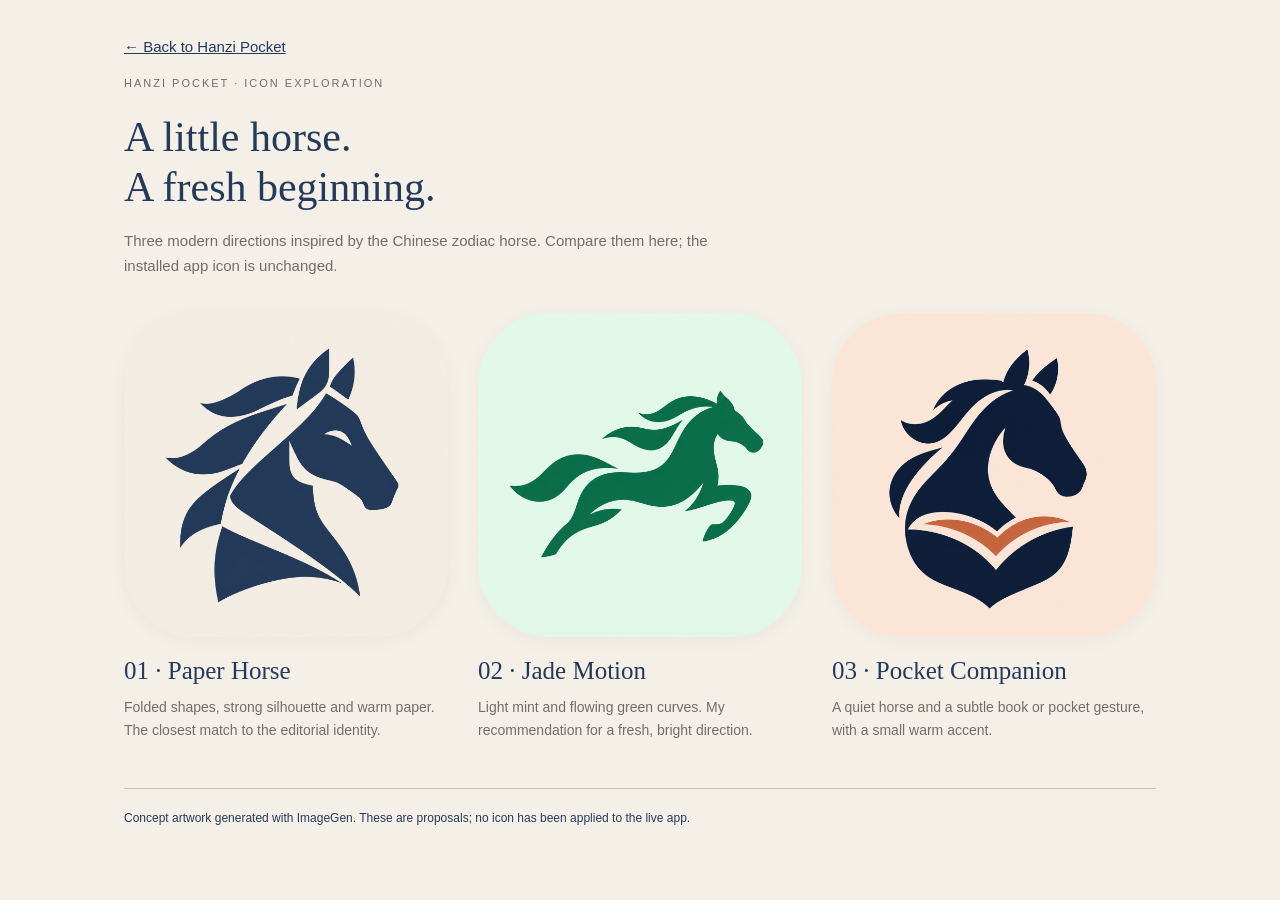
<file: icon-concepts.html>
<!doctype html>
<html lang="en"><head><meta charset="utf-8"><meta name="viewport" content="width=device-width,initial-scale=1"><meta name="theme-color" content="#f5f0e7"><title>Hanzi Pocket · Horse Icon Concepts</title>
<style>*{box-sizing:border-box}body{margin:0;background:#f5f0e7;color:#243a5a;font:15px/1.65 -apple-system,BlinkMacSystemFont,"Segoe UI",sans-serif}main{max-width:1080px;padding:35px 24px 60px;margin:auto}a{color:inherit}header{max-width:640px;margin-bottom:34px}small{font-size:11px;letter-spacing:2px;text-transform:uppercase}h1,h2{font-family:Georgia,"Times New Roman",serif;font-weight:400;line-height:1.2}h1{font-size:42px;margin:17px 0}h2{font-size:25px;margin:19px 0 6px}p{color:#706e6b;margin:10px 0}.concepts{display:grid;grid-template-columns:repeat(3,minmax(0,1fr));gap:30px}img{width:100%;aspect-ratio:1;display:block;border-radius:22%;box-shadow:0 3px 18px #243a5a0d}article p{font-size:14px}footer{border-top:1px solid #c9c1b3;margin-top:36px;padding-top:20px;font-size:12px}@media(max-width:700px){.concepts{grid-template-columns:1fr;gap:38px;max-width:340px;margin:auto}h1{font-size:35px}}</style></head>
<body><main><header><a href="./">← Back to Hanzi Pocket</a><p><small>Hanzi Pocket · Icon exploration</small></p><h1>A little horse.<br>A fresh beginning.</h1><p>Three modern directions inspired by the Chinese zodiac horse. Compare them here; the installed app icon is unchanged.</p></header><div class="concepts">
<article><img src="./icon-paper-horse.png" alt="A sculptural navy horse profile on warm ivory"><h2>01 · Paper Horse</h2><p>Folded shapes, strong silhouette and warm paper. The closest match to the editorial identity.</p></article>
<article><img src="./icon-jade-motion.png" alt="A flowing jade running horse on a pale mint background" loading="lazy"><h2>02 · Jade Motion</h2><p>Light mint and flowing green curves. My recommendation for a fresh, bright direction.</p></article>
<article><img src="./icon-pocket-companion.png" alt="A minimal navy horse combined with a book or pocket curve on pale peach" loading="lazy"><h2>03 · Pocket Companion</h2><p>A quiet horse and a subtle book or pocket gesture, with a small warm accent.</p></article>
</div><footer>Concept artwork generated with ImageGen. These are proposals; no icon has been applied to the live app.</footer></main></body></html>
</file>
